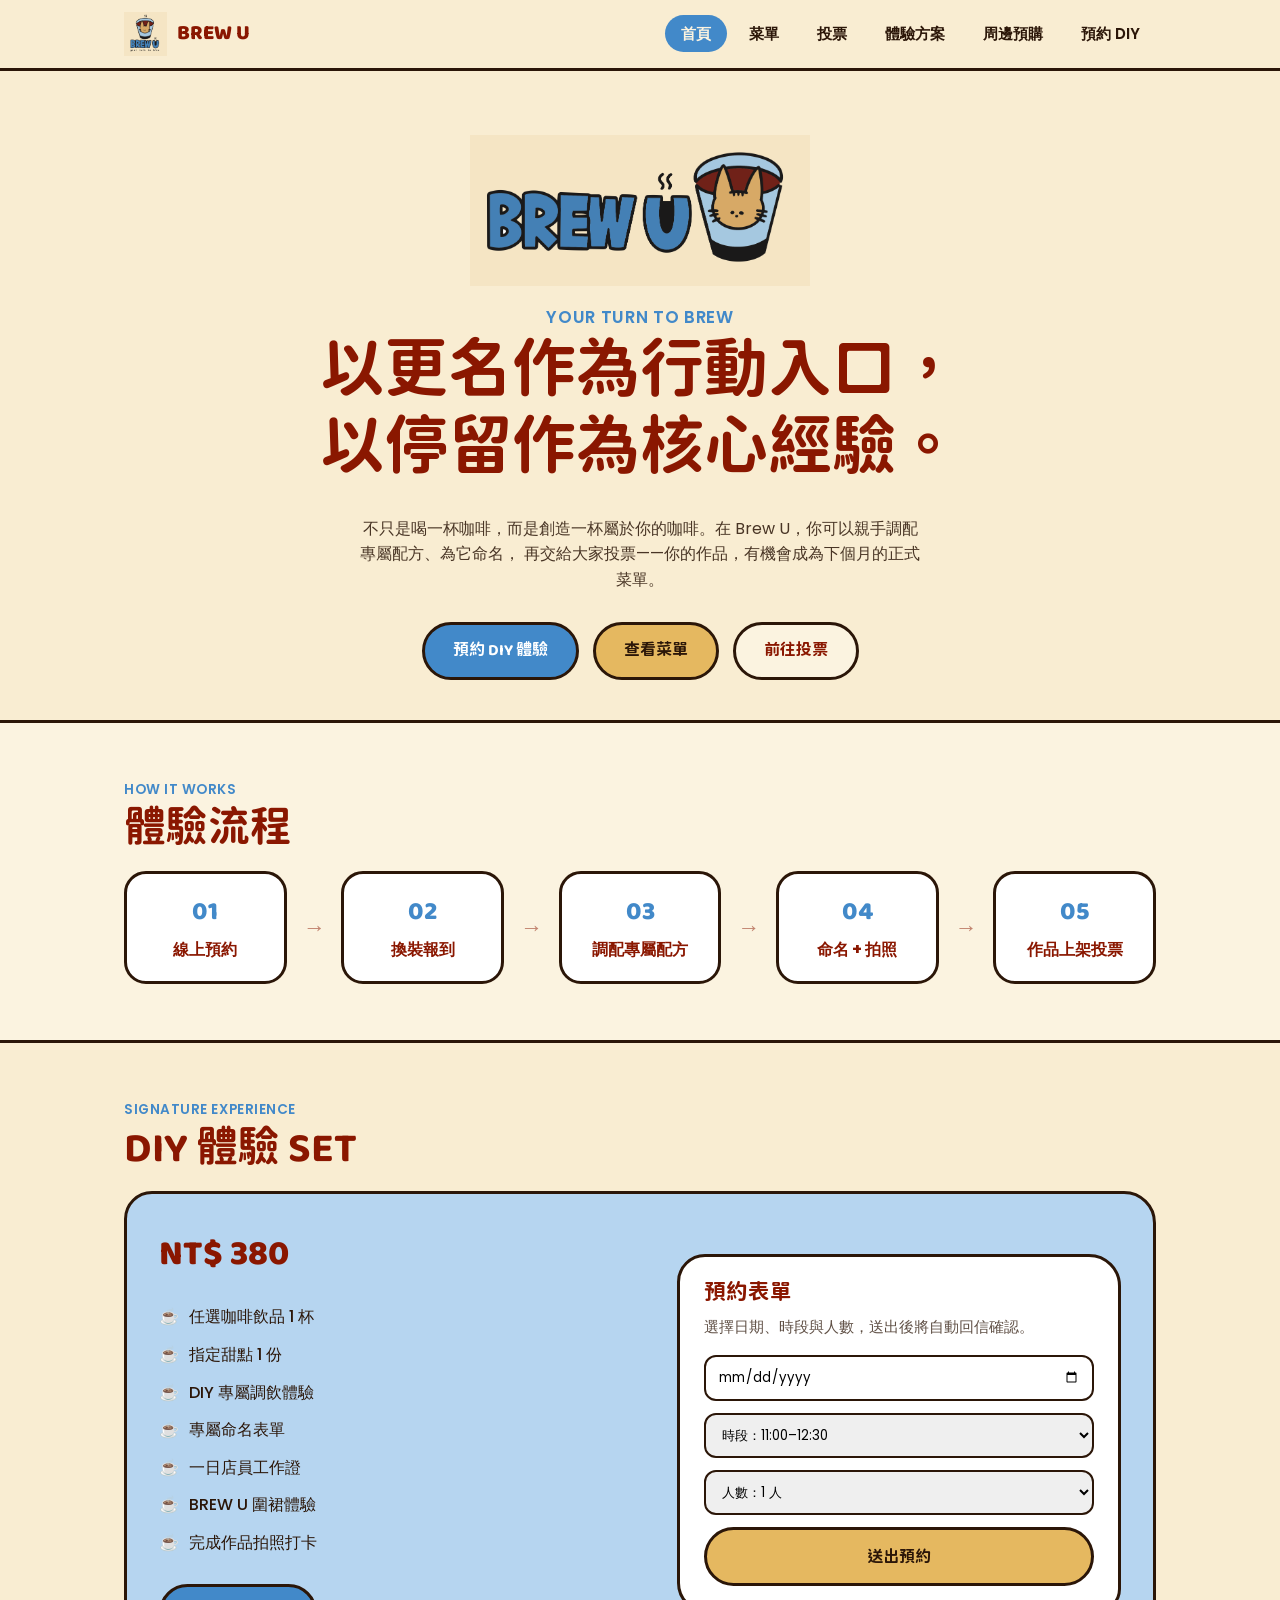
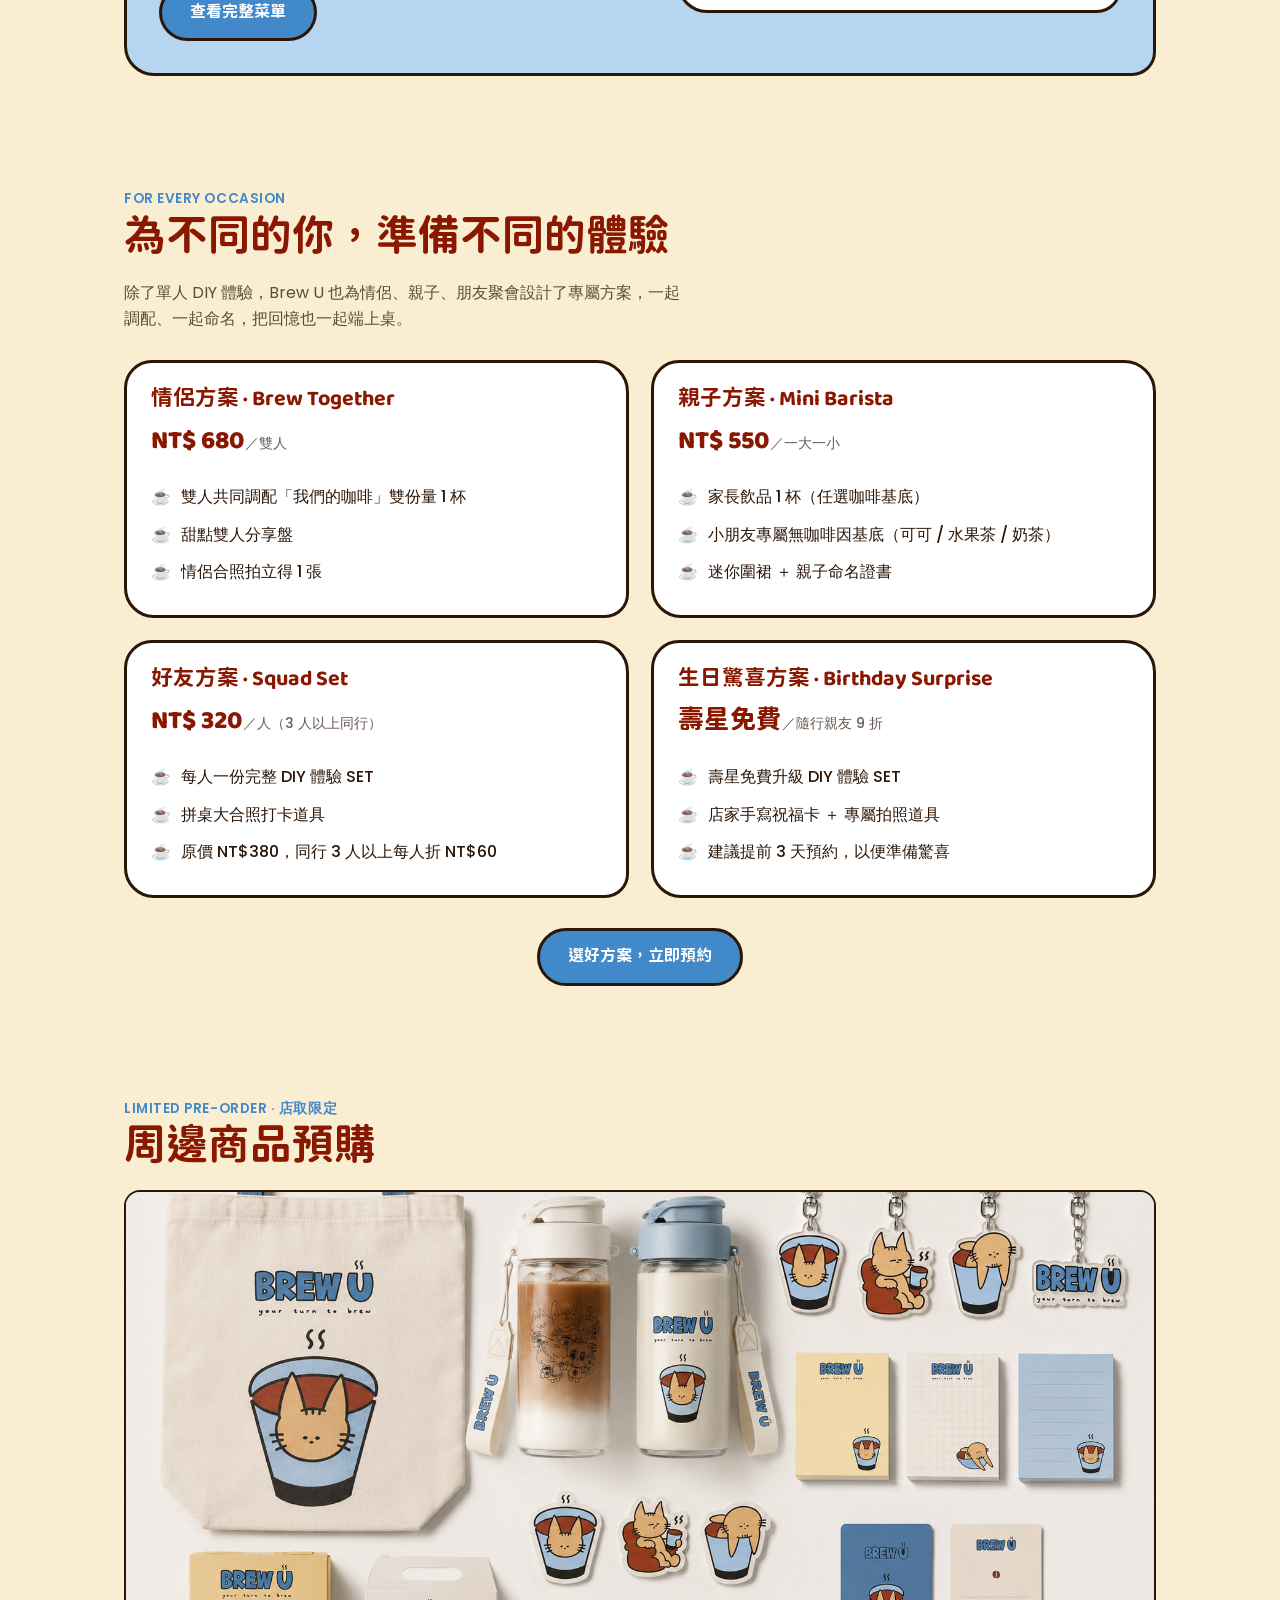
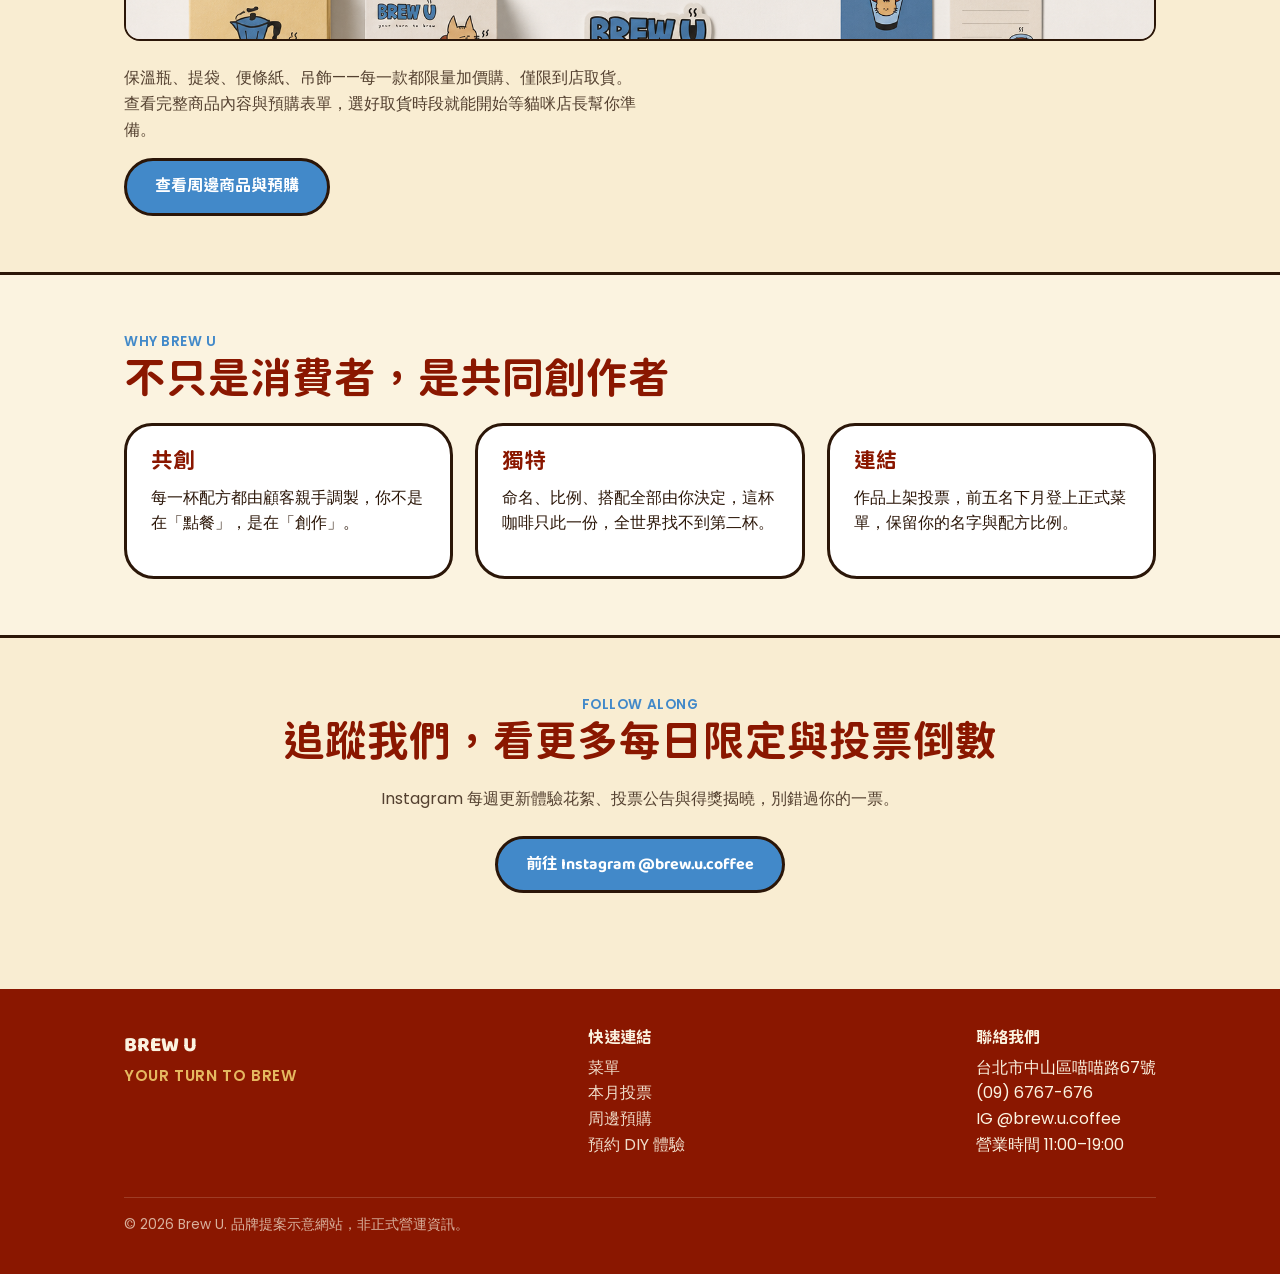
<file: index.html>
<!DOCTYPE html>
<html lang="zh-Hant">
<head>
<meta charset="UTF-8">
<meta name="viewport" content="width=device-width, initial-scale=1.0">
<title>BREW U｜Your turn to brew.</title>
<meta name="description" content="Brew U — 一日店員 × DIY 手作咖啡 × 社群投票。不只是喝一杯咖啡，而是創造一杯屬於你的咖啡。">
<link rel="icon" href="images/logo.png">
<link rel="stylesheet" href="css/style.css">
</head>
<body>

<header class="site-header">
  <nav class="nav">
    <a href="index.html" class="nav-brand">
      <img src="images/logo.png" alt="Brew U logo">
      BREW U
    </a>
    <button class="nav-toggle" id="navToggle" aria-label="開啟選單" aria-expanded="false">☰</button>
    <ul class="nav-links" id="navLinks">
      <li><a href="index.html" class="active">首頁</a></li>
      <li><a href="menu.html">菜單</a></li>
      <li><a href="vote.html">投票</a></li>
      <li><a href="#experiences">體驗方案</a></li>
      <li><a href="merch.html">周邊預購</a></li>
      <li><a href="#reserve">預約 DIY</a></li>
    </ul>
  </nav>
</header>

<main>

  <section class="hero">
    <div class="container">
      <img src="images/logo-horizontal.png" alt="Brew U — 橫式 Logo" class="hero-logo" onerror="this.onerror=null;this.src='images/logo.png';this.style.width='200px';">
      <!-- 橫式 logo 檔名請存為 images/logo-horizontal.png，上傳前會自動先顯示方形版 logo -->
      <span class="tagline">your turn to brew</span>
      <h1>以更名作為行動入口，<br>以停留作為核心經驗。</h1>
      <p class="hero-desc">
        不只是喝一杯咖啡，而是創造一杯屬於你的咖啡。在 Brew U，你可以親手調配專屬配方、為它命名，
        再交給大家投票——你的作品，有機會成為下個月的正式菜單。
      </p>
      <div class="hero-actions">
        <a href="#reserve" class="btn btn-primary">預約 DIY 體驗</a>
        <a href="menu.html" class="btn btn-secondary">查看菜單</a>
        <a href="vote.html" class="btn btn-ghost">前往投票</a>
      </div>
    </div>
  </section>

  <section class="section-alt">
    <div class="container">
      <span class="section-eyebrow">how it works</span>
      <h2>體驗流程</h2>
      <div class="steps">
        <div class="step"><span class="step-num">01</span><div class="step-title">線上預約</div></div>
        <span class="step-arrow">→</span>
        <div class="step"><span class="step-num">02</span><div class="step-title">換裝報到</div></div>
        <span class="step-arrow">→</span>
        <div class="step"><span class="step-num">03</span><div class="step-title">調配專屬配方</div></div>
        <span class="step-arrow">→</span>
        <div class="step"><span class="step-num">04</span><div class="step-title">命名 + 拍照</div></div>
        <span class="step-arrow">→</span>
        <div class="step"><span class="step-num">05</span><div class="step-title">作品上架投票</div></div>
      </div>
    </div>
  </section>

  <section id="reserve">
    <div class="container">
      <span class="section-eyebrow">signature experience</span>
      <h2>DIY 體驗 SET</h2>
      <div class="diy-panel">
        <div>
          <div class="diy-price">NT$ 380</div>
          <ul class="diy-list">
            <li>任選咖啡飲品 1 杯</li>
            <li>指定甜點 1 份</li>
            <li>DIY 專屬調飲體驗</li>
            <li>專屬命名表單</li>
            <li>一日店員工作證</li>
            <li>BREW U 圍裙體驗</li>
            <li>完成作品拍照打卡</li>
          </ul>
          <div style="margin-top:22px;">
            <a href="menu.html#diy" class="btn btn-primary">查看完整菜單</a>
          </div>
        </div>
        <div>
          <div class="card" style="background:#fff;">
            <h3>預約表單</h3>
            <p style="opacity:.75; font-size:.92rem;">選擇日期、時段與人數，送出後將自動回信確認。</p>
            <!-- 此區塊為介面示意，尚未串接後台。正式版可接 Google 表單、Calendly 或自建預約系統。 -->
            <div style="display:grid; gap:12px; margin-top:16px;">
              <input type="date" style="padding:10px 12px;border-radius:12px;border:2px solid var(--ink);font-family:'Poppins',sans-serif;">
              <select style="padding:10px 12px;border-radius:12px;border:2px solid var(--ink);font-family:'Poppins',sans-serif;">
                <option>時段：11:00–12:30</option>
                <option>時段：14:00–15:30</option>
                <option>時段：16:00–17:30</option>
              </select>
              <select style="padding:10px 12px;border-radius:12px;border:2px solid var(--ink);font-family:'Poppins',sans-serif;">
                <option>人數：1 人</option>
                <option>人數：2 人</option>
                <option>人數：3–4 人</option>
              </select>
              <!-- onclick 的成功訊息為示意用假回饋，正式版請改為呼叫真正的預約 API -->
              <button type="button" class="btn btn-secondary" onclick="alert('已送出預約，我們將盡快與你確認！')">送出預約</button>
            </div>
          </div>
        </div>
      </div>
    </div>
  </section>

  <section id="experiences">
    <div class="container">
      <span class="section-eyebrow">for every occasion</span>
      <h2>為不同的你，準備不同的體驗</h2>
      <p style="opacity:.75;max-width:560px;">除了單人 DIY 體驗，Brew U 也為情侶、親子、朋友聚會設計了專屬方案，一起調配、一起命名，把回憶也一起端上桌。</p>

      <div class="grid grid-2" style="margin-top:28px;">

        <div class="card">
          <h3>情侶方案 · Brew Together</h3>
          <div class="diy-price" style="font-size:1.6rem;margin-bottom:10px;">NT$ 680<span style="font-family:'Poppins',sans-serif;font-weight:500;font-size:.85rem;color:var(--ink);opacity:.7;">／雙人</span></div>
          <ul class="diy-list">
            <li>雙人共同調配「我們的咖啡」雙份量 1 杯</li>
            <li>甜點雙人分享盤</li>
            <li>情侶合照拍立得 1 張</li>
          </ul>
        </div>

        <div class="card">
          <h3>親子方案 · Mini Barista</h3>
          <div class="diy-price" style="font-size:1.6rem;margin-bottom:10px;">NT$ 550<span style="font-family:'Poppins',sans-serif;font-weight:500;font-size:.85rem;color:var(--ink);opacity:.7;">／一大一小</span></div>
          <ul class="diy-list">
            <li>家長飲品 1 杯（任選咖啡基底）</li>
            <li>小朋友專屬無咖啡因基底（可可 / 水果茶 / 奶茶）</li>
            <li>迷你圍裙 ＋ 親子命名證書</li>
          </ul>
        </div>

        <div class="card">
          <h3>好友方案 · Squad Set</h3>
          <div class="diy-price" style="font-size:1.6rem;margin-bottom:10px;">NT$ 320<span style="font-family:'Poppins',sans-serif;font-weight:500;font-size:.85rem;color:var(--ink);opacity:.7;">／人（3 人以上同行）</span></div>
          <ul class="diy-list">
            <li>每人一份完整 DIY 體驗 SET</li>
            <li>拼桌大合照打卡道具</li>
            <li>原價 NT$380，同行 3 人以上每人折 NT$60</li>
          </ul>
        </div>

        <div class="card">
          <h3>生日驚喜方案 · Birthday Surprise</h3>
          <div class="diy-price" style="font-size:1.6rem;margin-bottom:10px;">壽星免費<span style="font-family:'Poppins',sans-serif;font-weight:500;font-size:.85rem;color:var(--ink);opacity:.7;">／隨行親友 9 折</span></div>
          <ul class="diy-list">
            <li>壽星免費升級 DIY 體驗 SET</li>
            <li>店家手寫祝福卡 ＋ 專屬拍照道具</li>
            <li>建議提前 3 天預約，以便準備驚喜</li>
          </ul>
        </div>

      </div>

      <div style="text-align:center;margin-top:30px;">
        <a href="#reserve" class="btn btn-primary">選好方案，立即預約</a>
      </div>
    </div>
  </section>

  <section id="merch">
    <div class="container">
      <span class="section-eyebrow">limited pre-order · 店取限定</span>
      <h2>周邊商品預購</h2>

      <div class="img-frame wide" style="margin-bottom:24px;">
        <img src="images/merch-overview.png" alt="Brew U 周邊商品總覽"
             onerror="this.style.display='none';this.nextElementSibling.style.display='flex';">
        <div class="img-fallback">
          <span class="fallback-icon">🖼️</span>
          <span>周邊總覽圖</span>
          <code>images/merch-overview.png</code>
        </div>
      </div>

      <p style="max-width:520px;opacity:.8;">保溫瓶、提袋、便條紙、吊飾——每一款都限量加價購、僅限到店取貨。查看完整商品內容與預購表單，選好取貨時段就能開始等貓咪店長幫你準備。</p>

      <a href="merch.html" class="btn btn-primary">查看周邊商品與預購</a>
    </div>
  </section>

  <section class="section-alt">
    <div class="container">
      <span class="section-eyebrow">why brew u</span>
      <h2>不只是消費者，是共同創作者</h2>
      <div class="grid grid-3">
        <div class="card">
          <h3>共創</h3>
          <p>每一杯配方都由顧客親手調製，你不是在「點餐」，是在「創作」。</p>
        </div>
        <div class="card">
          <h3>獨特</h3>
          <p>命名、比例、搭配全部由你決定，這杯咖啡只此一份，全世界找不到第二杯。</p>
        </div>
        <div class="card">
          <h3>連結</h3>
          <p>作品上架投票，前五名下月登上正式菜單，保留你的名字與配方比例。</p>
        </div>
      </div>
    </div>
  </section>

  <section>
    <div class="container" style="text-align:center;">
      <span class="section-eyebrow">follow along</span>
      <h2>追蹤我們，看更多每日限定與投票倒數</h2>
      <p style="max-width:520px;margin:0 auto 24px;opacity:.8;">Instagram 每週更新體驗花絮、投票公告與得獎揭曉，別錯過你的一票。</p>
      <a href="#" class="btn btn-primary">前往 Instagram @brew.u.coffee</a>
    </div>
  </section>

</main>

<footer class="site-footer">
  <div class="container">
    <div class="footer-grid">
      <div>
        <div class="footer-brand">BREW U</div>
        <p class="tagline" style="color:var(--gold);">your turn to brew</p>
      </div>
      <div>
        <h3 style="color:var(--cream-soft);font-size:1rem;">快速連結</h3>
        <p><a href="menu.html">菜單</a><br><a href="vote.html">本月投票</a><br><a href="merch.html">周邊預購</a><br><a href="#reserve">預約 DIY 體驗</a></p>
      </div>
      <div>
        <h3 style="color:var(--cream-soft);font-size:1rem;">聯絡我們</h3>
        <p>台北市中山區喵喵路67號<br>(09) 6767-676<br>IG @brew.u.coffee<br>營業時間 11:00–19:00</p>
      </div>
    </div>
    <p class="footer-note">© 2026 Brew U. 品牌提案示意網站，非正式營運資訊。</p>
  </div>
</footer>

<script src="js/main.js"></script>
</body>
</html>
</file>
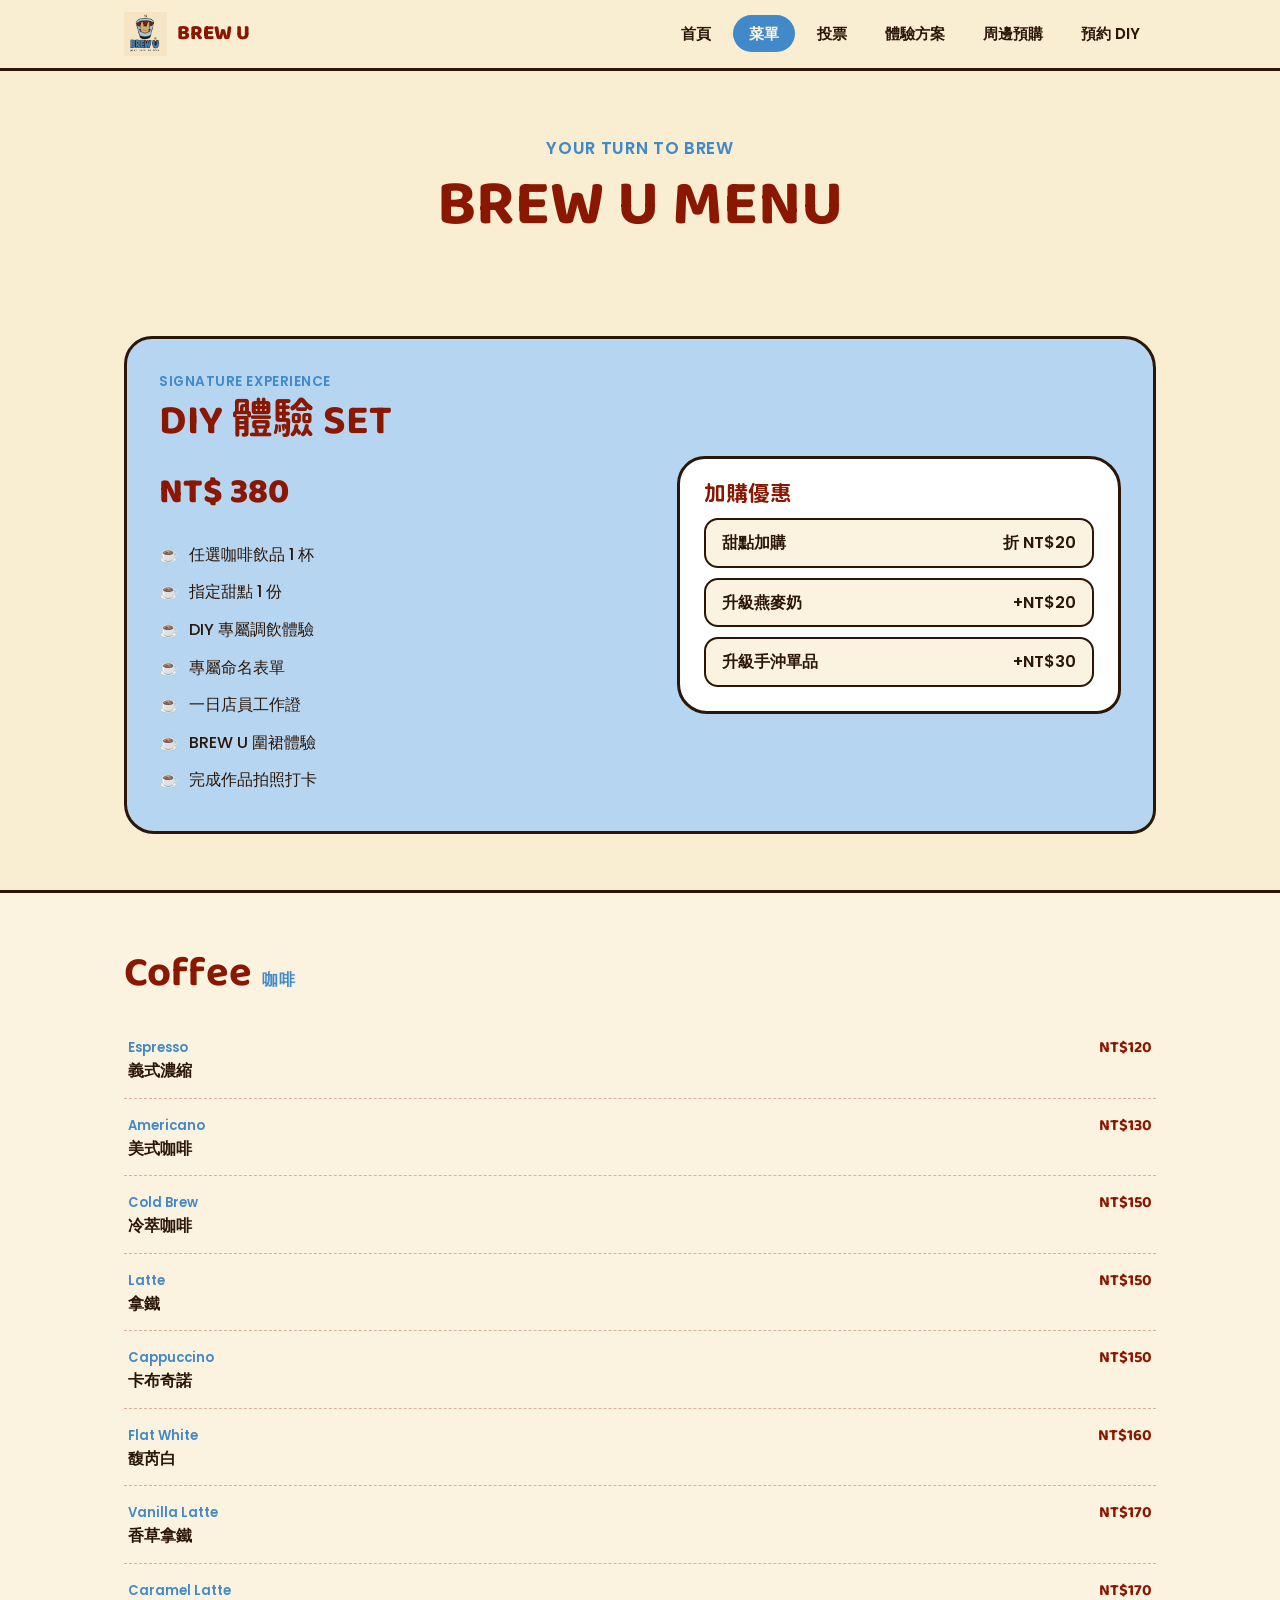
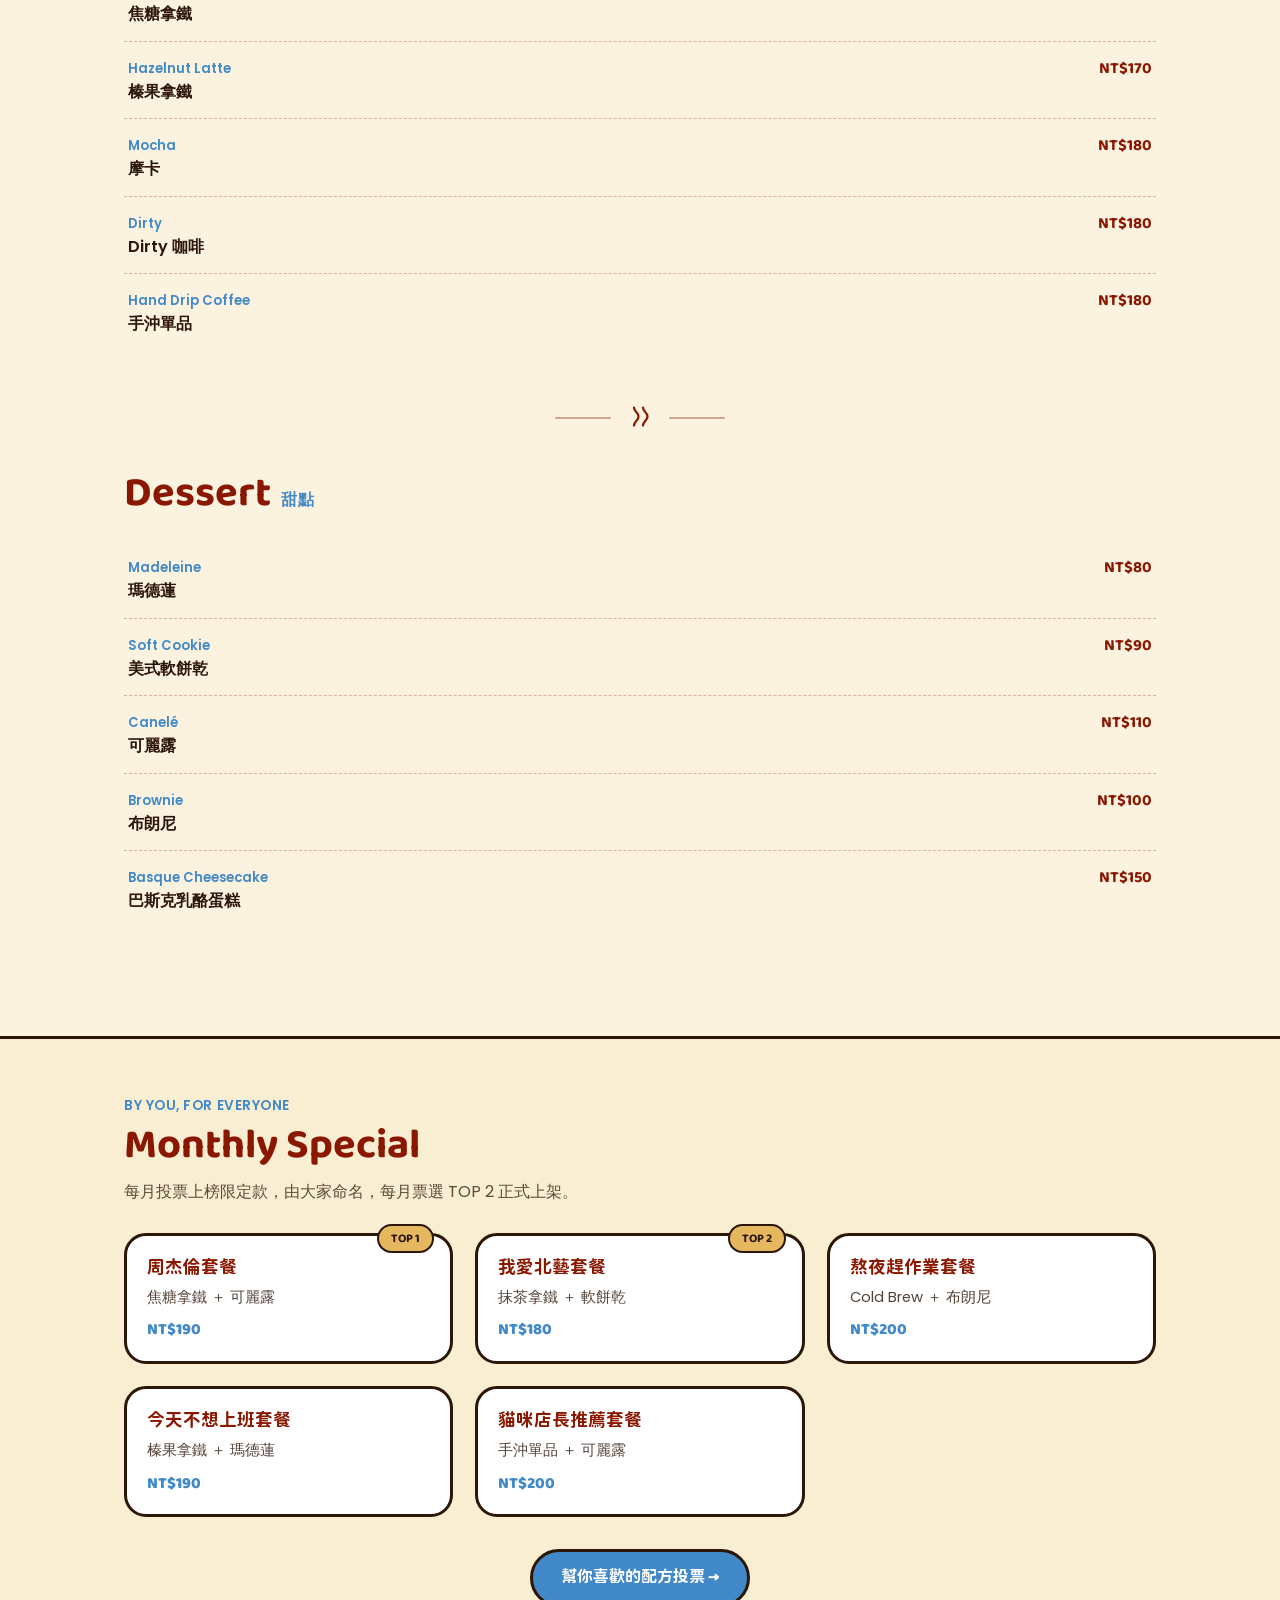
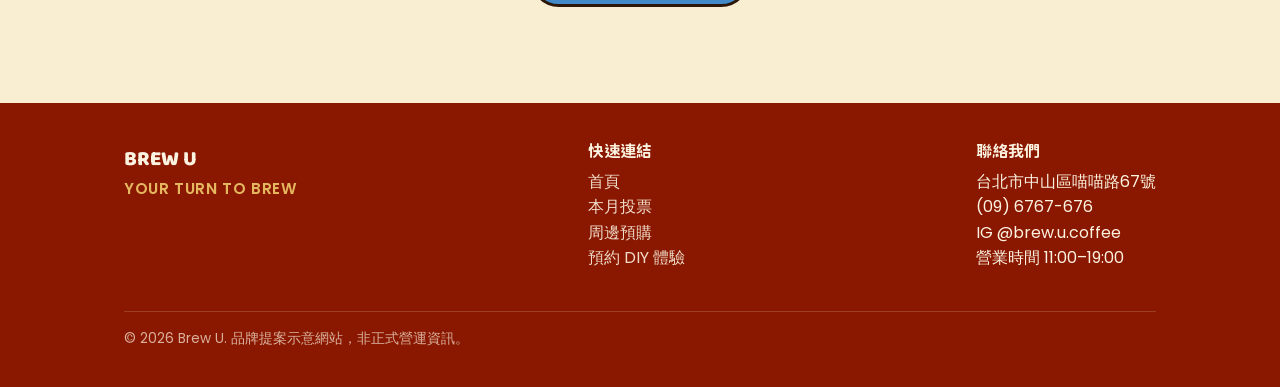
<file: menu.html>
<!DOCTYPE html>
<html lang="zh-Hant">
<head>
<meta charset="UTF-8">
<meta name="viewport" content="width=device-width, initial-scale=1.0">
<title>菜單｜BREW U</title>
<link rel="icon" href="images/logo.png">
<link rel="stylesheet" href="css/style.css">
</head>
<body>

<header class="site-header">
  <nav class="nav">
    <a href="index.html" class="nav-brand">
      <img src="images/logo.png" alt="Brew U logo">
      BREW U
    </a>
    <button class="nav-toggle" id="navToggle" aria-label="開啟選單" aria-expanded="false">☰</button>
    <ul class="nav-links" id="navLinks">
      <li><a href="index.html">首頁</a></li>
      <li><a href="menu.html" class="active">菜單</a></li>
      <li><a href="vote.html">投票</a></li>
      <li><a href="index.html#experiences">體驗方案</a></li>
      <li><a href="merch.html">周邊預購</a></li>
      <li><a href="index.html#reserve">預約 DIY</a></li>
    </ul>
  </nav>
</header>

<main>
  <section class="hero" style="padding-bottom:10px;">
    <div class="container">
      <span class="tagline">your turn to brew</span>
      <h1>BREW U MENU</h1>
    </div>
  </section>

  <section id="diy">
    <div class="container">
      <div class="diy-panel">
        <div>
          <span class="section-eyebrow">signature experience</span>
          <h2 style="margin-top:0;">DIY 體驗 SET</h2>
          <div class="diy-price">NT$ 380</div>
          <ul class="diy-list">
            <li>任選咖啡飲品 1 杯</li>
            <li>指定甜點 1 份</li>
            <li>DIY 專屬調飲體驗</li>
            <li>專屬命名表單</li>
            <li>一日店員工作證</li>
            <li>BREW U 圍裙體驗</li>
            <li>完成作品拍照打卡</li>
          </ul>
        </div>
        <div class="card" style="background:#fff;">
          <h3 style="margin-top:0;">加購優惠</h3>
          <ul class="addon-list">
            <li><span>甜點加購</span><span>折 NT$20</span></li>
            <li><span>升級燕麥奶</span><span>+NT$20</span></li>
            <li><span>升級手沖單品</span><span>+NT$30</span></li>
          </ul>
        </div>
      </div>
    </div>
  </section>

  <section class="section-alt">
    <div class="container">

      <div class="menu-category">
        <div class="menu-category-title">
          <h2 style="margin:0;">Coffee</h2>
          <span class="en">咖啡</span>
        </div>
        <div class="menu-item">
          <span><span class="menu-item-en">Espresso</span><span class="menu-item-name">義式濃縮</span></span>
          <span class="menu-item-price">NT$120</span>
        </div>
        <div class="menu-item">
          <span><span class="menu-item-en">Americano</span><span class="menu-item-name">美式咖啡</span></span>
          <span class="menu-item-price">NT$130</span>
        </div>
        <div class="menu-item">
          <span><span class="menu-item-en">Cold Brew</span><span class="menu-item-name">冷萃咖啡</span></span>
          <span class="menu-item-price">NT$150</span>
        </div>
        <div class="menu-item">
          <span><span class="menu-item-en">Latte</span><span class="menu-item-name">拿鐵</span></span>
          <span class="menu-item-price">NT$150</span>
        </div>
        <div class="menu-item">
          <span><span class="menu-item-en">Cappuccino</span><span class="menu-item-name">卡布奇諾</span></span>
          <span class="menu-item-price">NT$150</span>
        </div>
        <div class="menu-item">
          <span><span class="menu-item-en">Flat White</span><span class="menu-item-name">馥芮白</span></span>
          <span class="menu-item-price">NT$160</span>
        </div>
        <div class="menu-item">
          <span><span class="menu-item-en">Vanilla Latte</span><span class="menu-item-name">香草拿鐵</span></span>
          <span class="menu-item-price">NT$170</span>
        </div>
        <div class="menu-item">
          <span><span class="menu-item-en">Caramel Latte</span><span class="menu-item-name">焦糖拿鐵</span></span>
          <span class="menu-item-price">NT$170</span>
        </div>
        <div class="menu-item">
          <span><span class="menu-item-en">Hazelnut Latte</span><span class="menu-item-name">榛果拿鐵</span></span>
          <span class="menu-item-price">NT$170</span>
        </div>
        <div class="menu-item">
          <span><span class="menu-item-en">Mocha</span><span class="menu-item-name">摩卡</span></span>
          <span class="menu-item-price">NT$180</span>
        </div>
        <div class="menu-item">
          <span><span class="menu-item-en">Dirty</span><span class="menu-item-name">Dirty 咖啡</span></span>
          <span class="menu-item-price">NT$180</span>
        </div>
        <div class="menu-item">
          <span><span class="menu-item-en">Hand Drip Coffee</span><span class="menu-item-name">手沖單品</span></span>
          <span class="menu-item-price">NT$180</span>
        </div>
      </div>

      <div class="steam-divider">
        <svg viewBox="0 0 40 40" fill="none" xmlns="http://www.w3.org/2000/svg"><path d="M12 30c0-6 6-6 6-12s-6-6-6-12" stroke="currentColor" stroke-width="3" stroke-linecap="round"/><path d="M24 30c0-6 6-6 6-12s-6-6-6-12" stroke="currentColor" stroke-width="3" stroke-linecap="round"/></svg>
      </div>

      <div class="menu-category">
        <div class="menu-category-title">
          <h2 style="margin:0;">Dessert</h2>
          <span class="en">甜點</span>
        </div>
        <div class="menu-item">
          <span><span class="menu-item-en">Madeleine</span><span class="menu-item-name">瑪德蓮</span></span>
          <span class="menu-item-price">NT$80</span>
        </div>
        <div class="menu-item">
          <span><span class="menu-item-en">Soft Cookie</span><span class="menu-item-name">美式軟餅乾</span></span>
          <span class="menu-item-price">NT$90</span>
        </div>
        <div class="menu-item">
          <span><span class="menu-item-en">Canelé</span><span class="menu-item-name">可麗露</span></span>
          <span class="menu-item-price">NT$110</span>
        </div>
        <div class="menu-item">
          <span><span class="menu-item-en">Brownie</span><span class="menu-item-name">布朗尼</span></span>
          <span class="menu-item-price">NT$100</span>
        </div>
        <div class="menu-item">
          <span><span class="menu-item-en">Basque Cheesecake</span><span class="menu-item-name">巴斯克乳酪蛋糕</span></span>
          <span class="menu-item-price">NT$150</span>
        </div>
      </div>

    </div>
  </section>

  <section>
    <div class="container">
      <span class="section-eyebrow">by you, for everyone</span>
      <h2>Monthly Special</h2>
      <p style="opacity:.75;margin-top:-8px;">每月投票上榜限定款，由大家命名，每月票選 TOP 2 正式上架。</p>

      <div class="grid grid-3" style="margin-top:28px;">
        <div class="special-card">
          <span class="special-badge">TOP 1</span>
          <div class="special-name">周杰倫套餐</div>
          <div class="special-combo">焦糖拿鐵 ＋ 可麗露</div>
          <div class="special-price">NT$190</div>
        </div>
        <div class="special-card">
          <span class="special-badge">TOP 2</span>
          <div class="special-name">我愛北藝套餐</div>
          <div class="special-combo">抹茶拿鐵 ＋ 軟餅乾</div>
          <div class="special-price">NT$180</div>
        </div>
        <div class="special-card">
          <div class="special-name">熬夜趕作業套餐</div>
          <div class="special-combo">Cold Brew ＋ 布朗尼</div>
          <div class="special-price">NT$200</div>
        </div>
        <div class="special-card">
          <div class="special-name">今天不想上班套餐</div>
          <div class="special-combo">榛果拿鐵 ＋ 瑪德蓮</div>
          <div class="special-price">NT$190</div>
        </div>
        <div class="special-card">
          <div class="special-name">貓咪店長推薦套餐</div>
          <div class="special-combo">手沖單品 ＋ 可麗露</div>
          <div class="special-price">NT$200</div>
        </div>
      </div>

      <div style="text-align:center;margin-top:32px;">
        <a href="vote.html" class="btn btn-primary">幫你喜歡的配方投票 →</a>
      </div>
    </div>
  </section>

</main>

<footer class="site-footer">
  <div class="container">
    <div class="footer-grid">
      <div>
        <div class="footer-brand">BREW U</div>
        <p class="tagline" style="color:var(--gold);">your turn to brew</p>
      </div>
      <div>
        <h3 style="color:var(--cream-soft);font-size:1rem;">快速連結</h3>
        <p><a href="index.html">首頁</a><br><a href="vote.html">本月投票</a><br><a href="merch.html">周邊預購</a><br><a href="index.html#reserve">預約 DIY 體驗</a></p>
      </div>
      <div>
        <h3 style="color:var(--cream-soft);font-size:1rem;">聯絡我們</h3>
        <p>台北市中山區喵喵路67號<br>(09) 6767-676<br>IG @brew.u.coffee<br>營業時間 11:00–19:00</p>
      </div>
    </div>
    <p class="footer-note">© 2026 Brew U. 品牌提案示意網站，非正式營運資訊。</p>
  </div>
</footer>

<script src="js/main.js"></script>
</body>
</html>
</file>
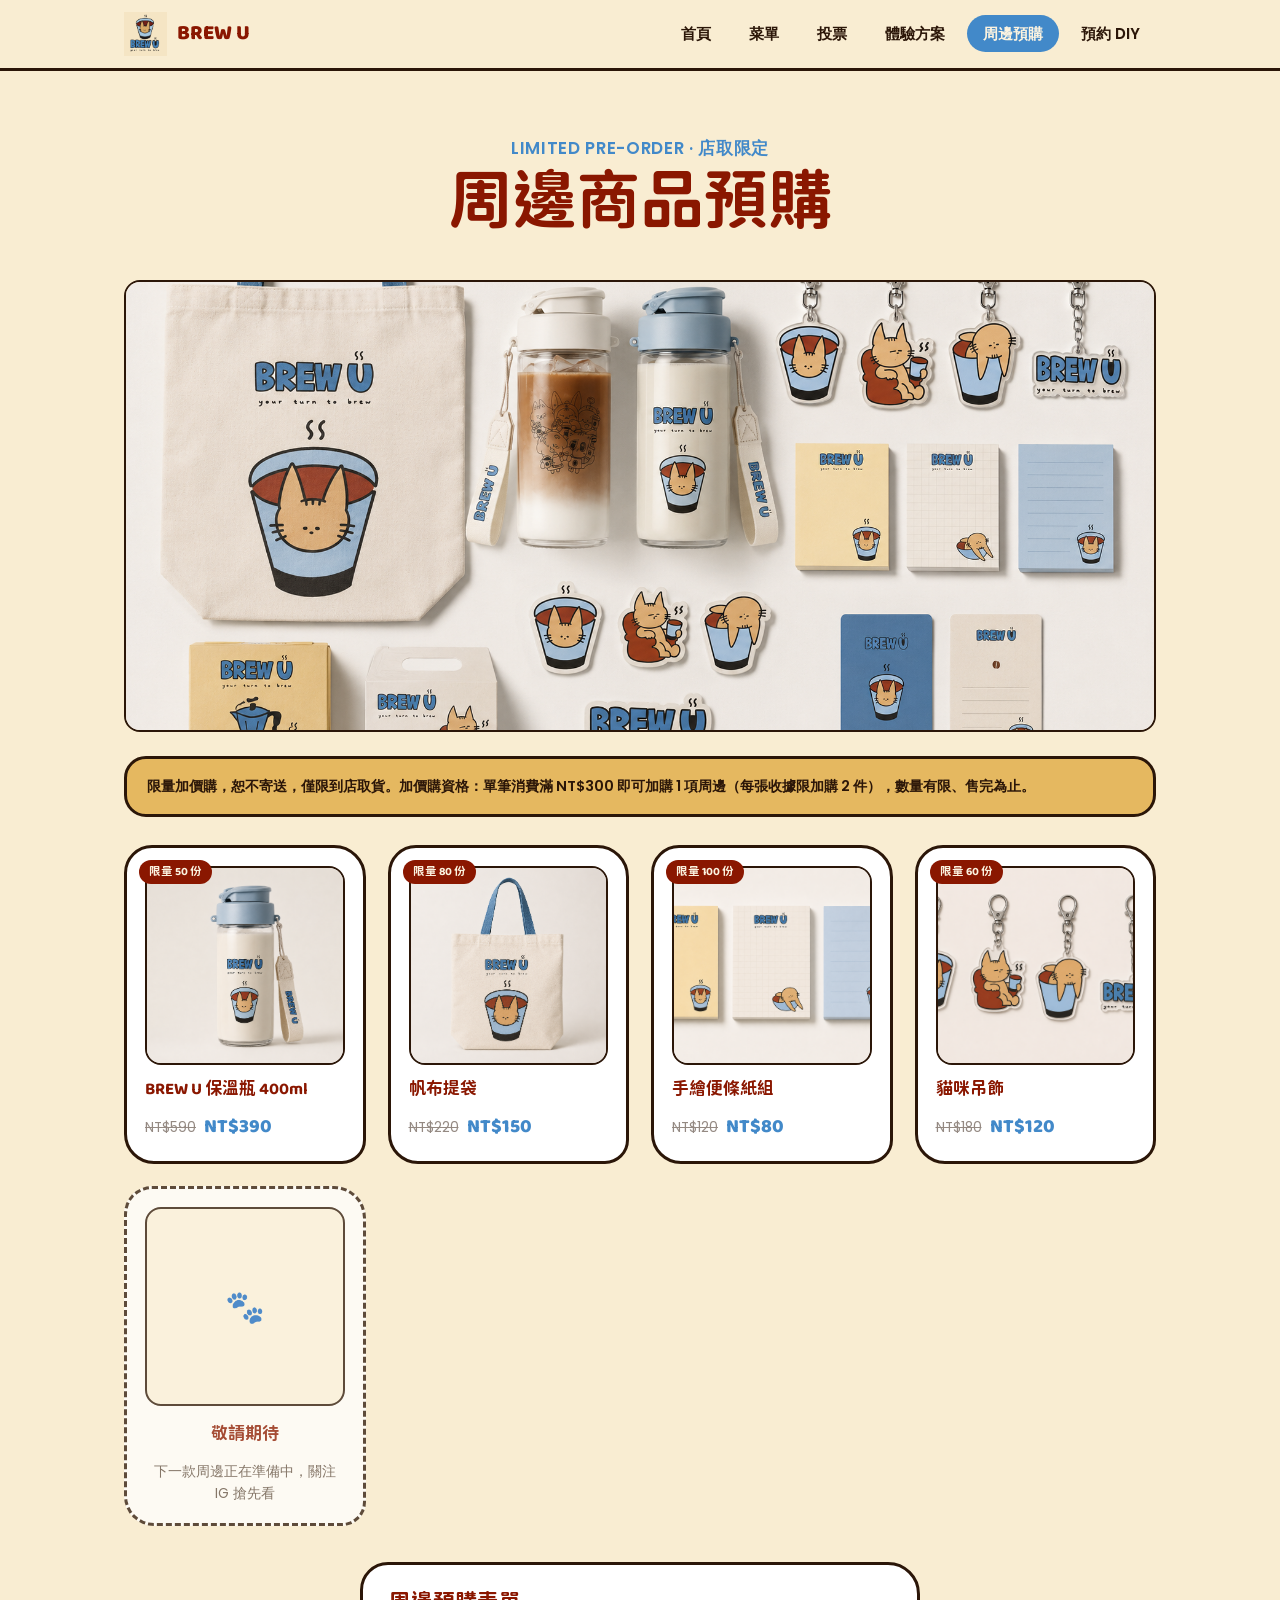
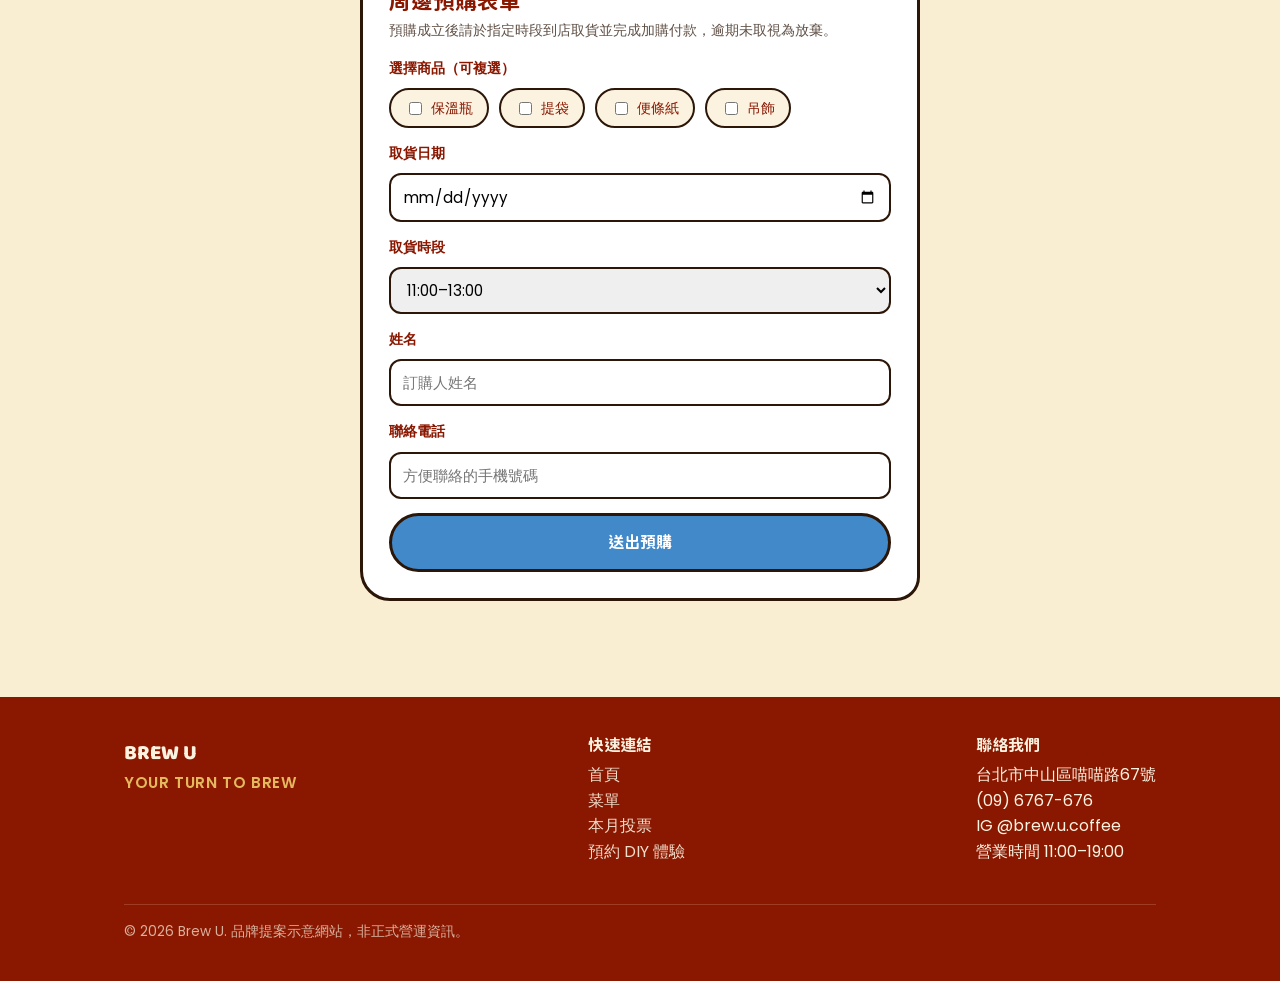
<file: merch.html>
<!DOCTYPE html>
<html lang="zh-Hant">
<head>
<meta charset="UTF-8">
<meta name="viewport" content="width=device-width, initial-scale=1.0">
<title>周邊商品預購｜BREW U</title>
<link rel="icon" href="images/logo.png">
<link rel="stylesheet" href="css/style.css">
</head>
<body>

<header class="site-header">
  <nav class="nav">
    <a href="index.html" class="nav-brand">
      <img src="images/logo.png" alt="Brew U logo">
      BREW U
    </a>
    <button class="nav-toggle" id="navToggle" aria-label="開啟選單" aria-expanded="false">☰</button>
    <ul class="nav-links" id="navLinks">
      <li><a href="index.html">首頁</a></li>
      <li><a href="menu.html">菜單</a></li>
      <li><a href="vote.html">投票</a></li>
      <li><a href="index.html#experiences">體驗方案</a></li>
      <li><a href="merch.html" class="active">周邊預購</a></li>
      <li><a href="index.html#reserve">預約 DIY</a></li>
    </ul>
  </nav>
</header>

<main>

  <section class="hero" style="padding-bottom:10px;">
    <div class="container">
      <span class="tagline">limited pre-order · 店取限定</span>
      <h1>周邊商品預購</h1>
    </div>
  </section>

  <section style="padding-top:0;">
    <div class="container">

      <div class="img-frame wide" style="margin-bottom:24px;">
        <img src="images/merch-overview.png" alt="Brew U 周邊商品總覽"
             onerror="this.style.display='none';this.nextElementSibling.style.display='flex';">
        <div class="img-fallback">
          <span class="fallback-icon">🖼️</span>
          <span>周邊總覽圖</span>
          <code>images/merch-overview.png</code>
        </div>
      </div>

      <div class="merch-note">
        限量加價購，恕不寄送，僅限到店取貨。加價購資格：單筆消費滿 NT$300 即可加購 1 項周邊（每張收據限加購 2 件），數量有限、售完為止。
      </div>

      <div class="merch-grid">

        <div class="merch-card">
          <span class="merch-limited">限量 50 份</span>
          <div class="img-frame">
            <img src="images/merch-bottle.png" alt="BREW U 保溫瓶"
                 onerror="this.style.display='none';this.nextElementSibling.style.display='flex';">
            <div class="img-fallback">
              <span class="fallback-icon">🖼️</span>
              <span>保溫瓶照片</span>
              <code>images/merch-bottle.png</code>
            </div>
          </div>
          <div class="merch-name">BREW U 保溫瓶 400ml</div>
          <div class="merch-price-row">
            <span class="merch-price-old">NT$590</span>
            <span class="merch-price-now">NT$390</span>
          </div>
        </div>

        <div class="merch-card">
          <span class="merch-limited">限量 80 份</span>
          <div class="img-frame">
            <img src="images/merch-tote.png" alt="BREW U 帆布提袋"
                 onerror="this.style.display='none';this.nextElementSibling.style.display='flex';">
            <div class="img-fallback">
              <span class="fallback-icon">🖼️</span>
              <span>提袋照片</span>
              <code>images/merch-tote.png</code>
            </div>
          </div>
          <div class="merch-name">帆布提袋</div>
          <div class="merch-price-row">
            <span class="merch-price-old">NT$220</span>
            <span class="merch-price-now">NT$150</span>
          </div>
        </div>

        <div class="merch-card">
          <span class="merch-limited">限量 100 份</span>
          <div class="img-frame">
            <img src="images/merch-notepad.png" alt="BREW U 便條紙組"
                 onerror="this.style.display='none';this.nextElementSibling.style.display='flex';">
            <div class="img-fallback">
              <span class="fallback-icon">🖼️</span>
              <span>便條紙照片</span>
              <code>images/merch-notepad.png</code>
            </div>
          </div>
          <div class="merch-name">手繪便條紙組</div>
          <div class="merch-price-row">
            <span class="merch-price-old">NT$120</span>
            <span class="merch-price-now">NT$80</span>
          </div>
        </div>

        <div class="merch-card">
          <span class="merch-limited">限量 60 份</span>
          <div class="img-frame">
            <img src="images/merch-charm.png" alt="BREW U 貓咪吊飾"
                 onerror="this.style.display='none';this.nextElementSibling.style.display='flex';">
            <div class="img-fallback">
              <span class="fallback-icon">🖼️</span>
              <span>吊飾照片</span>
              <code>images/merch-charm.png</code>
            </div>
          </div>
          <div class="merch-name">貓咪吊飾</div>
          <div class="merch-price-row">
            <span class="merch-price-old">NT$180</span>
            <span class="merch-price-now">NT$120</span>
          </div>
        </div>

        <div class="merch-card coming-soon">
          <div class="img-frame">🐾</div>
          <div class="merch-name">敬請期待</div>
          <p style="font-size:.85rem;opacity:.75;margin:4px 0 0;">下一款周邊正在準備中，關注 IG 搶先看</p>
        </div>

      </div>

      <!-- 以下預購表單為前端介面示意，尚未串接後台；正式版需接單、扣庫存並發送取貨通知 -->
      <div class="merch-form">
        <h3>周邊預購表單</h3>
        <p style="opacity:.75;font-size:.9rem;margin-top:-6px;">預購成立後請於指定時段到店取貨並完成加購付款，逾期未取視為放棄。</p>

        <div class="form-row">
          <label>選擇商品（可複選）</label>
          <div class="checkbox-group">
            <label><input type="checkbox"> 保溫瓶</label>
            <label><input type="checkbox"> 提袋</label>
            <label><input type="checkbox"> 便條紙</label>
            <label><input type="checkbox"> 吊飾</label>
          </div>
        </div>

        <div class="form-row">
          <label for="merchDate">取貨日期</label>
          <input type="date" id="merchDate">
        </div>

        <div class="form-row">
          <label for="merchTime">取貨時段</label>
          <select id="merchTime">
            <option>11:00–13:00</option>
            <option>13:00–15:00</option>
            <option>15:00–17:00</option>
            <option>17:00–19:00</option>
          </select>
        </div>

        <div class="form-row">
          <label for="merchName">姓名</label>
          <input type="text" id="merchName" placeholder="訂購人姓名">
        </div>

        <div class="form-row">
          <label for="merchPhone">聯絡電話</label>
          <input type="tel" id="merchPhone" placeholder="方便聯絡的手機號碼">
        </div>

        <button type="button" class="btn btn-primary" style="width:100%;"
                onclick="alert('已收到你的預購！請於選定時段攜帶此頁面畫面到店取貨並完成加購付款。')">
          送出預購
        </button>
      </div>

    </div>
  </section>

</main>

<footer class="site-footer">
  <div class="container">
    <div class="footer-grid">
      <div>
        <div class="footer-brand">BREW U</div>
        <p class="tagline" style="color:var(--gold);">your turn to brew</p>
      </div>
      <div>
        <h3 style="color:var(--cream-soft);font-size:1rem;">快速連結</h3>
        <p><a href="index.html">首頁</a><br><a href="menu.html">菜單</a><br><a href="vote.html">本月投票</a><br><a href="index.html#reserve">預約 DIY 體驗</a></p>
      </div>
      <div>
        <h3 style="color:var(--cream-soft);font-size:1rem;">聯絡我們</h3>
        <p>台北市中山區喵喵路67號<br>(09) 6767-676<br>IG @brew.u.coffee<br>營業時間 11:00–19:00</p>
      </div>
    </div>
    <p class="footer-note">© 2026 Brew U. 品牌提案示意網站，非正式營運資訊。</p>
  </div>
</footer>

<script src="js/main.js"></script>
</body>
</html>
</file>
<file: css/style.css>
@import url('https://fonts.googleapis.com/css2?family=Baloo+2:wght@500;600;700;800&family=Poppins:wght@400;500;600;700&display=swap');

/* 中文圓體字型改為自行 host（避免依賴 Google Fonts CDN 載入 Chiron GoRound TC 失敗的狀況）
   字型檔案已用實際網站文字做過子集化，體積很小（約 135KB／字重） */
@font-face {
  font-family: 'Chiron GoRound TC';
  src: url('../fonts/ChironGoRoundTC-600SB.woff2') format('woff2');
  font-weight: 600;
  font-style: normal;
  font-display: swap;
}
@font-face {
  font-family: 'Chiron GoRound TC';
  src: url('../fonts/ChironGoRoundTC-700B.woff2') format('woff2');
  font-weight: 700;
  font-style: normal;
  font-display: swap;
}
@font-face {
  font-family: 'Chiron GoRound TC';
  src: url('../fonts/ChironGoRoundTC-800EB.woff2') format('woff2');
  font-weight: 800;
  font-style: normal;
  font-display: swap;
}

:root {
  --cream: #f9edd2;
  --cream-soft: #fbf3e0;
  --gold: #e5b860;
  --brown: #8a1700;
  --blue-light: #b6d5f0;
  --blue: #4289c9;
  --ink: #2b1608;

  --radius-blob: 28px 32px 24px 30px;
  --radius-card: 22px;
  --border-hand: 3px solid var(--ink);
}

* { box-sizing: border-box; }

html { scroll-behavior: smooth; }

body {
  margin: 0;
  background: var(--cream);
  color: var(--ink);
  font-family: 'Poppins', sans-serif;
  line-height: 1.6;
  -webkit-font-smoothing: antialiased;
}

h1, h2, h3, h4 {
  font-family: 'Baloo 2', 'Chiron GoRound TC', sans-serif;
  color: var(--brown);
  margin: 0 0 0.4em;
  line-height: 1.2;
}

h1 { font-size: clamp(2.4rem, 5vw, 4rem); }
h2 { font-size: clamp(1.8rem, 3.4vw, 2.6rem); }
h3 { font-size: 1.35rem; }

p { margin: 0 0 1em; }

a { color: inherit; text-decoration: none; }

.tagline {
  font-family: 'Poppins', sans-serif;
  font-weight: 600;
  letter-spacing: 0.04em;
  text-transform: uppercase;
  color: var(--blue);
  font-size: 0.95rem;
  display: inline-block;
}

.container {
  max-width: 1080px;
  margin: 0 auto;
  padding: 0 24px;
}

/* ---------- Focus visibility ---------- */
a:focus-visible, button:focus-visible, input:focus-visible, select:focus-visible {
  outline: 3px solid var(--blue);
  outline-offset: 3px;
}

/* ---------- Navigation ---------- */
.site-header {
  position: sticky;
  top: 0;
  z-index: 50;
  background: var(--cream);
  border-bottom: var(--border-hand);
}

.nav {
  display: flex;
  align-items: center;
  justify-content: space-between;
  padding: 12px 24px;
  max-width: 1080px;
  margin: 0 auto;
}

.nav-brand {
  display: flex;
  align-items: center;
  gap: 10px;
  font-family: 'Baloo 2', 'Chiron GoRound TC', sans-serif;
  font-weight: 800;
  font-size: 1.3rem;
  color: var(--brown);
}

.nav-brand img {
  height: 44px;
  width: auto;
  display: block;
}

.nav-links {
  display: flex;
  gap: 6px;
  list-style: none;
  margin: 0;
  padding: 0;
}

.nav-links a {
  padding: 8px 16px;
  border-radius: 999px;
  font-weight: 600;
  font-size: 0.95rem;
  transition: background 0.15s ease, color 0.15s ease;
}

.nav-links a:hover,
.nav-links a.active {
  background: var(--blue);
  color: var(--cream-soft);
}

.nav-toggle {
  display: none;
  background: none;
  border: var(--border-hand);
  border-radius: 12px;
  padding: 6px 10px;
  font-size: 1.2rem;
  cursor: pointer;
}

@media (max-width: 720px) {
  .nav-links {
    position: absolute;
    top: 100%;
    left: 0;
    right: 0;
    background: var(--cream);
    flex-direction: column;
    border-bottom: var(--border-hand);
    padding: 10px 24px 16px;
    display: none;
  }
  .nav-links.open { display: flex; }
  .nav-toggle { display: block; }
  .nav-links a { padding: 10px 14px; }
}

/* ---------- Steam motif divider (signature element) ---------- */
.steam-divider {
  display: flex;
  align-items: center;
  justify-content: center;
  gap: 14px;
  margin: 8px 0 36px;
  color: var(--brown);
}
.steam-divider::before,
.steam-divider::after {
  content: "";
  height: 2px;
  width: 56px;
  background: var(--brown);
  opacity: 0.35;
  border-radius: 2px;
}
.steam-divider svg { width: 30px; height: 30px; }

/* ---------- Buttons ---------- */
.btn {
  display: inline-flex;
  align-items: center;
  justify-content: center;
  gap: 8px;
  font-family: 'Baloo 2', 'Chiron GoRound TC', sans-serif;
  font-weight: 700;
  font-size: 1rem;
  padding: 13px 28px;
  border-radius: 999px;
  border: var(--border-hand);
  cursor: pointer;
  transition: transform 0.12s ease, opacity 0.12s ease;
}
.btn:hover { transform: translateY(-2px); opacity: 0.92; }
.btn:active { transform: translateY(0); opacity: 1; }

.btn-primary { background: var(--blue); color: #fff; }
.btn-secondary { background: var(--gold); color: var(--ink); }
.btn-ghost { background: var(--cream-soft); color: var(--brown); }

/* ---------- Hero ---------- */
.hero {
  padding: 64px 0 40px;
  text-align: center;
  position: relative;
  overflow: hidden;
}

.hero-logo {
  width: min(340px, 80%);
  height: auto;
  margin: 0 auto 18px;
  display: block;
}

.hero .tagline { font-size: 1.05rem; margin-bottom: 6px; }

.hero-desc {
  max-width: 560px;
  margin: 18px auto 30px;
  color: var(--ink);
  opacity: 0.85;
}

.hero-actions {
  display: flex;
  gap: 14px;
  justify-content: center;
  flex-wrap: wrap;
}

/* ---------- Sections ---------- */
section { padding: 56px 0; }
.section-eyebrow {
  font-family: 'Poppins', sans-serif;
  color: var(--blue);
  font-size: 0.85rem;
  font-weight: 600;
  letter-spacing: 0.04em;
  text-transform: uppercase;
  display: block;
  margin-bottom: 4px;
}

.section-alt {
  background: var(--cream-soft);
  border-top: var(--border-hand);
  border-bottom: var(--border-hand);
}

/* ---------- Grid / Cards ---------- */
.grid {
  display: grid;
  gap: 22px;
}
.grid-3 { grid-template-columns: repeat(3, 1fr); }
.grid-2 { grid-template-columns: repeat(2, 1fr); }

@media (max-width: 800px) {
  .grid-3, .grid-2 { grid-template-columns: 1fr; }
}

.card {
  background: #fff;
  border: var(--border-hand);
  border-radius: var(--radius-blob);
  padding: 24px;
}

.card-icon {
  width: 52px;
  height: 52px;
  margin-bottom: 12px;
}

/* ---------- Steps (process) ---------- */
.steps {
  display: flex;
  flex-wrap: wrap;
  gap: 16px;
  justify-content: center;
}
.step {
  flex: 1 1 140px;
  max-width: 170px;
  text-align: center;
  background: #fff;
  border: var(--border-hand);
  border-radius: var(--radius-card);
  padding: 18px 14px;
}
.step-num {
  font-family: 'Baloo 2', 'Chiron GoRound TC', sans-serif;
  font-weight: 800;
  color: var(--blue);
  font-size: 1.6rem;
  display: block;
}
.step-title { font-weight: 700; margin-top: 4px; color: var(--brown); }
.step-arrow {
  align-self: center;
  color: var(--brown);
  font-size: 1.4rem;
  opacity: 0.5;
}

/* ---------- DIY set highlight ---------- */
.diy-panel {
  display: grid;
  grid-template-columns: 1.1fr 1fr;
  gap: 30px;
  align-items: center;
  background: var(--blue-light);
  border: var(--border-hand);
  border-radius: var(--radius-blob);
  padding: 32px;
}
@media (max-width: 800px) {
  .diy-panel { grid-template-columns: 1fr; }
}
.diy-price {
  font-family: 'Baloo 2', 'Chiron GoRound TC', sans-serif;
  font-weight: 800;
  font-size: 2.2rem;
  color: var(--brown);
}
.diy-list {
  list-style: none;
  margin: 16px 0 0;
  padding: 0;
}
.diy-list li {
  padding: 6px 0 6px 30px;
  position: relative;
  font-weight: 500;
}
.diy-list li::before {
  content: "☕";
  position: absolute;
  left: 0;
}

/* ---------- Footer ---------- */
.site-footer {
  background: var(--brown);
  color: var(--cream-soft);
  padding: 40px 0 24px;
  margin-top: 40px;
}
.site-footer a { opacity: 0.9; }
.site-footer a:hover { opacity: 1; text-decoration: underline; }
.footer-grid {
  display: flex;
  justify-content: space-between;
  flex-wrap: wrap;
  gap: 24px;
  margin-bottom: 24px;
}
.footer-brand {
  font-family: 'Baloo 2', 'Chiron GoRound TC', sans-serif;
  font-weight: 800;
  font-size: 1.3rem;
}
.footer-note {
  font-size: 0.85rem;
  opacity: 0.7;
  border-top: 1px solid rgba(249,237,210,0.25);
  padding-top: 16px;
}

/* ---------- Menu page ---------- */
.menu-category { margin-bottom: 52px; }
.menu-category-title {
  display: flex;
  align-items: baseline;
  gap: 10px;
  margin-bottom: 22px;
}
.menu-category-title .en { font-size: 1rem; color: var(--blue); font-weight: 600; letter-spacing: 0.04em; text-transform: uppercase; }

.menu-item {
  display: flex;
  justify-content: space-between;
  align-items: baseline;
  gap: 12px;
  padding: 14px 4px;
  border-bottom: 1px dashed rgba(138,23,0,0.3);
}
.menu-item:last-child { border-bottom: none; }
.menu-item-name { font-weight: 600; color: var(--ink); }
.menu-item-en { font-size: 0.82rem; color: var(--blue); display: block; font-weight: 600; }
.menu-item-price {
  font-family: 'Baloo 2', 'Chiron GoRound TC', sans-serif;
  font-weight: 700;
  color: var(--brown);
  white-space: nowrap;
}

.special-card {
  background: #fff;
  border: var(--border-hand);
  border-radius: var(--radius-card);
  padding: 18px 20px;
  position: relative;
}
.special-badge {
  position: absolute;
  top: -12px;
  right: 16px;
  background: var(--gold);
  border: 2px solid var(--ink);
  border-radius: 999px;
  padding: 3px 12px;
  font-size: 0.75rem;
  font-weight: 700;
  font-family: 'Baloo 2', 'Chiron GoRound TC', sans-serif;
}
.special-name { font-family: 'Baloo 2', 'Chiron GoRound TC', sans-serif; font-weight: 700; font-size: 1.1rem; color: var(--brown); margin-bottom: 4px; }
.special-combo { color: var(--ink); opacity: 0.8; font-size: 0.92rem; margin-bottom: 8px; }
.special-price { font-family: 'Baloo 2', 'Chiron GoRound TC', sans-serif; font-weight: 800; color: var(--blue); }

.addon-list {
  list-style: none;
  padding: 0;
  margin: 0;
  display: grid;
  gap: 10px;
}
.addon-list li {
  background: var(--cream-soft);
  border: 2px solid var(--ink);
  border-radius: 14px;
  padding: 10px 16px;
  display: flex;
  justify-content: space-between;
  font-weight: 600;
}

/* ---------- Vote page ---------- */
.vote-rules {
  display: grid;
  grid-template-columns: 1fr 1fr;
  gap: 20px;
}
@media (max-width: 800px) { .vote-rules { grid-template-columns: 1fr; } }

.rule-card {
  border-radius: var(--radius-card);
  border: var(--border-hand);
  padding: 22px;
}
.rule-card.online { background: var(--blue-light); }
.rule-card.instore { background: var(--gold); }
.rule-card .rule-votes {
  font-family: 'Baloo 2', 'Chiron GoRound TC', sans-serif;
  font-weight: 800;
  font-size: 2rem;
  color: var(--brown);
}

.login-box {
  max-width: 420px;
  margin: 0 auto 40px;
  background: #fff;
  border: var(--border-hand);
  border-radius: var(--radius-card);
  padding: 24px;
  text-align: center;
}
.login-box input {
  width: 100%;
  padding: 11px 14px;
  border-radius: 12px;
  border: 2px solid var(--ink);
  font-family: 'Poppins', sans-serif;
  font-size: 1rem;
  margin: 12px 0;
}
.login-status {
  font-weight: 600;
  color: var(--brown);
}

.vote-grid {
  display: grid;
  grid-template-columns: repeat(auto-fit, minmax(230px, 1fr));
  gap: 22px;
}

.vote-card {
  background: #fff;
  border: var(--border-hand);
  border-radius: var(--radius-blob);
  padding: 20px;
  display: flex;
  flex-direction: column;
  gap: 8px;
}
.vote-card-photo {
  width: 100%;
  height: 130px;
  border-radius: 16px;
  border: 2px solid var(--ink);
  background: linear-gradient(135deg, var(--blue-light), var(--cream-soft));
  display: flex;
  align-items: center;
  justify-content: center;
  font-size: 2rem;
}
.vote-card-name { font-family: 'Baloo 2', 'Chiron GoRound TC', sans-serif; font-weight: 700; color: var(--brown); font-size: 1.15rem; }
.vote-card-combo { font-size: 0.88rem; opacity: 0.8; }
.vote-card-creator { font-size: 0.82rem; color: var(--blue); font-weight: 600; }
.vote-card-count {
  font-family: 'Baloo 2', 'Chiron GoRound TC', sans-serif;
  font-weight: 700;
  color: var(--ink);
  margin-top: auto;
}
.vote-card-btn {
  margin-top: 8px;
  width: 100%;
}
.vote-card-btn:disabled {
  opacity: 0.5;
  cursor: not-allowed;
  transform: none !important;
  box-shadow: none !important;
}

.ad-modal-backdrop {
  position: fixed;
  inset: 0;
  background: rgba(43,22,8,0.55);
  display: none;
  align-items: center;
  justify-content: center;
  z-index: 100;
  padding: 20px;
}
.ad-modal-backdrop.open { display: flex; }
.ad-modal {
  background: var(--cream);
  border: var(--border-hand);
  border-radius: var(--radius-blob);
  padding: 30px;
  max-width: 340px;
  text-align: center;
}
.ad-modal-timer {
  font-family: 'Baloo 2', 'Chiron GoRound TC', sans-serif;
  font-size: 2.4rem;
  font-weight: 800;
  color: var(--blue);
  margin: 14px 0;
}

.instore-note {
  text-align: center;
  max-width: 480px;
  margin: 30px auto 0;
  font-size: 0.9rem;
  opacity: 0.75;
}

/* ---------- Photo frame with graceful fallback (used for merch / showcase images not yet uploaded) ---------- */
.img-frame {
  position: relative;
  width: 100%;
  aspect-ratio: 1 / 1;
  border: 2px solid var(--ink);
  border-radius: 16px;
  overflow: hidden;
  background: linear-gradient(135deg, var(--blue-light), var(--cream-soft));
}
.img-frame img {
  width: 100%;
  height: 100%;
  object-fit: cover;
  display: block;
}
.img-frame.wide { aspect-ratio: 16 / 7; }
.img-fallback {
  display: none;
  position: absolute;
  inset: 0;
  flex-direction: column;
  align-items: center;
  justify-content: center;
  gap: 6px;
  text-align: center;
  padding: 10px;
  font-size: 0.72rem;
  color: var(--brown);
  opacity: 0.65;
}
.img-fallback .fallback-icon { font-size: 1.6rem; opacity: 0.8; }
.img-fallback code {
  background: rgba(43,22,8,0.08);
  padding: 2px 6px;
  border-radius: 6px;
  font-size: 0.68rem;
}

/* ---------- Merch pre-order ---------- */
.merch-note {
  background: var(--gold);
  border: var(--border-hand);
  border-radius: var(--radius-card);
  padding: 16px 20px;
  font-size: 0.9rem;
  font-weight: 600;
  margin-bottom: 28px;
}
.merch-grid {
  display: grid;
  grid-template-columns: repeat(auto-fit, minmax(220px, 1fr));
  gap: 22px;
  margin-bottom: 36px;
}
.merch-card {
  background: #fff;
  border: var(--border-hand);
  border-radius: var(--radius-blob);
  padding: 18px;
  display: flex;
  flex-direction: column;
  gap: 8px;
  position: relative;
}
.merch-limited {
  position: absolute;
  top: 12px;
  left: 12px;
  z-index: 2;
  background: var(--brown);
  color: var(--cream-soft);
  font-family: 'Baloo 2', 'Chiron GoRound TC', sans-serif;
  font-size: 0.72rem;
  font-weight: 700;
  padding: 3px 10px;
  border-radius: 999px;
}
.merch-name { font-family: 'Baloo 2', 'Chiron GoRound TC', sans-serif; font-weight: 700; color: var(--brown); font-size: 1.05rem; margin-top: 4px; }
.merch-price-row { display: flex; align-items: baseline; gap: 8px; }
.merch-price-old { text-decoration: line-through; opacity: 0.5; font-size: 0.85rem; }
.merch-price-now { font-family: 'Baloo 2', 'Chiron GoRound TC', sans-serif; font-weight: 800; color: var(--blue); font-size: 1.2rem; }

.merch-card.coming-soon {
  border-style: dashed;
  align-items: center;
  justify-content: center;
  text-align: center;
  opacity: 0.75;
}
.merch-card.coming-soon .img-frame {
  background: var(--cream-soft);
  display: flex;
  align-items: center;
  justify-content: center;
  font-size: 2rem;
}
.merch-card.coming-soon .merch-name { margin-top: 8px; }

.merch-form {
  background: #fff;
  border: var(--border-hand);
  border-radius: var(--radius-blob);
  padding: 26px;
  max-width: 560px;
  margin: 0 auto;
}
.merch-form h3 { margin-top: 0; }
.form-row { display: grid; gap: 8px; margin-bottom: 14px; }
.form-row label { font-weight: 600; font-size: 0.9rem; color: var(--brown); }
.form-row input[type="text"],
.form-row input[type="tel"],
.form-row input[type="date"],
.form-row select {
  padding: 10px 12px;
  border-radius: 12px;
  border: 2px solid var(--ink);
  font-family: 'Poppins', sans-serif;
  font-size: 0.95rem;
}
.checkbox-group { display: flex; flex-wrap: wrap; gap: 10px; }
.checkbox-group label {
  display: flex;
  align-items: center;
  gap: 6px;
  background: var(--cream-soft);
  border: 2px solid var(--ink);
  border-radius: 999px;
  padding: 7px 14px;
  font-weight: 500;
  font-size: 0.88rem;
  cursor: pointer;
}

/* ---------- Customer showcase gallery ---------- */
.showcase-grid {
  display: grid;
  grid-template-columns: repeat(auto-fit, minmax(200px, 1fr));
  gap: 20px;
}
.showcase-card {
  background: #fff;
  border: var(--border-hand);
  border-radius: var(--radius-card);
  padding: 14px;
}
.showcase-name { font-family: 'Baloo 2', 'Chiron GoRound TC', sans-serif; font-weight: 700; color: var(--brown); margin-top: 10px; font-size: 1rem; }
.showcase-creator { font-size: 0.82rem; color: var(--blue); font-weight: 600; }
</file>
